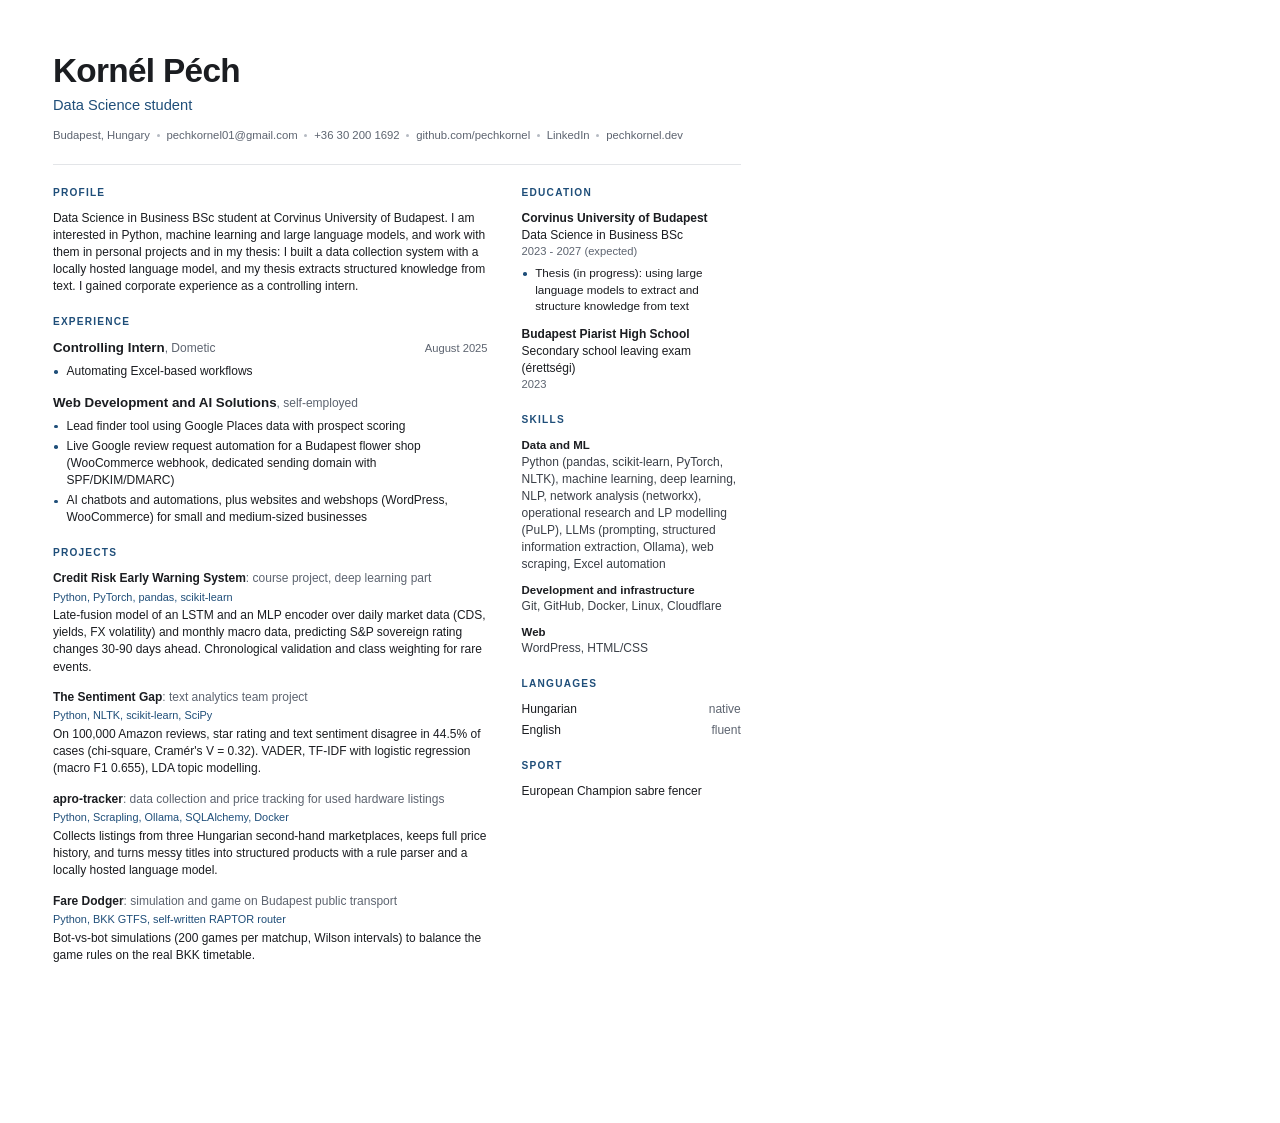
<file: cv/out/Kornel_Pech_CV.html>
<!DOCTYPE html>
<html lang="en"><head><meta charset="utf-8">
<meta name="viewport" content="width=device-width, initial-scale=1">
<title>Kornél Péch, CV</title><style>
@page { size: A4; margin: 0; }
* { box-sizing: border-box; margin: 0; padding: 0; }
:root { --ink:#1b1d21; --muted:#5d6470; --line:#e3e5e8; --accent:#1f4e79; }
html { font-family: Inter, sans-serif; color: var(--ink); font-size: 9pt; line-height: 1.42;
       -webkit-font-smoothing: antialiased; }
body { width: 210mm; height: 297mm; overflow: hidden; padding: 14mm 14mm 11mm; }
a { color: inherit; text-decoration: none; }
mark { background: #fff1c2; color: #7a5a00; padding: 0 2px; border-radius: 2px; }
header { padding-bottom: 5.5mm; border-bottom: 1px solid var(--line); margin-bottom: 5.5mm; }
h1 { font-family: 'Inter Display', Inter, sans-serif; font-weight: 600; font-size: 25pt;
     letter-spacing: -0.02em; line-height: 1.1; }
.title { color: var(--accent); font-weight: 500; font-size: 11pt; margin-top: 1.5mm; }
.contact { color: var(--muted); margin-top: 3mm; display: flex; flex-wrap: wrap; align-items: center; font-size: 8.5pt; }
.dot { width: 3px; height: 3px; background: #b5bac2; border-radius: 50%; margin: 0 1.8mm; display: inline-block; }
.grid { display: grid; grid-template-columns: 1fr 58mm; gap: 9mm; }
h2 { font-size: 7.6pt; font-weight: 600; letter-spacing: 0.12em; text-transform: uppercase;
     color: var(--accent); margin-bottom: 2.6mm; }
section { margin-bottom: 5.2mm; }
section:last-child { margin-bottom: 0; }
.entry { margin-bottom: 3.6mm; }
.entry:last-child { margin-bottom: 0; }
.row { display: flex; justify-content: space-between; align-items: baseline; gap: 4mm; }
.role { font-weight: 600; font-size: 10pt; }
.org { color: var(--muted); }
.when { color: var(--muted); font-size: 8.4pt; white-space: nowrap; font-variant-numeric: tabular-nums; }
ul { list-style: none; margin-top: 1.3mm; }
li { position: relative; padding-left: 3.6mm; margin-bottom: 0.9mm; }
li::before { content: ""; position: absolute; left: 0.4mm; top: 0.62em; width: 3.5px; height: 3.5px;
             background: var(--accent); border-radius: 50%; }
.pname { font-weight: 600; }
.pdesc { color: var(--muted); }
.stack { font-size: 8.2pt; color: var(--accent); margin: 0.6mm 0 0.6mm; }
aside .entry { margin-bottom: 3mm; }
.school { font-weight: 600; }
.skill { margin-bottom: 2.4mm; }
.skill b { display: block; font-weight: 600; font-size: 8.6pt; }
.skill span { color: #3a3f47; }
.lang { display: flex; justify-content: space-between; margin-bottom: 1mm; }
.lang span:last-child { color: var(--muted); }
.sport { font-weight: 500; }
aside li { font-size: 8.8pt; }
</style></head>
<body>
<header><h1>Kornél Péch</h1><div class="title">Data Science student</div>
<div class="contact"><span>Budapest, Hungary</span><span class="dot"></span><a href="mailto:pechkornel01@gmail.com">pechkornel01@gmail.com</a><span class="dot"></span><a href="tel:+36302001692">+36 30 200 1692</a><span class="dot"></span><a href="https://github.com/pechkornel">github.com/pechkornel</a><span class="dot"></span><a href="https://www.linkedin.com/in/kornel-pech-41663a252/">LinkedIn</a><span class="dot"></span><a href="https://pechkornel.dev">pechkornel.dev</a></div></header>
<div class="grid">
<main>
<section><h2>Profile</h2><p>Data Science in Business BSc student at Corvinus University of Budapest. I am interested in Python, machine learning and large language models, and work with them in personal projects and in my thesis: I built a data collection system with a locally hosted language model, and my thesis extracts structured knowledge from text. I gained corporate experience as a controlling intern.</p></section>
<section><h2>Experience</h2><div class="entry"><div class="row"><div><span class="role">Controlling Intern</span><span class="org">, Dometic</span></div><div class="when">August 2025</div></div><ul><li>Automating Excel-based workflows</li></ul></div><div class="entry"><div class="row"><div><span class="role">Web Development and AI Solutions</span><span class="org">, self-employed</span></div><div class="when"></div></div><ul><li>Lead finder tool using Google Places data with prospect scoring</li><li>Live Google review request automation for a Budapest flower shop (WooCommerce webhook, dedicated sending domain with SPF/DKIM/DMARC)</li><li>AI chatbots and automations, plus websites and webshops (WordPress, WooCommerce) for small and medium-sized businesses</li></ul></div></section>
<section><h2>Projects</h2><div class="entry"><div><span class="pname">Credit Risk Early Warning System</span><span class="pdesc">: course project, deep learning part</span></div><div class="stack">Python, PyTorch, pandas, scikit-learn</div><div>Late-fusion model of an LSTM and an MLP encoder over daily market data (CDS, yields, FX volatility) and monthly macro data, predicting S&amp;P sovereign rating changes 30-90 days ahead. Chronological validation and class weighting for rare events.</div></div><div class="entry"><div><span class="pname">The Sentiment Gap</span><span class="pdesc">: text analytics team project</span></div><div class="stack">Python, NLTK, scikit-learn, SciPy</div><div>On 100,000 Amazon reviews, star rating and text sentiment disagree in 44.5% of cases (chi-square, Cramér&#x27;s V = 0.32). VADER, TF-IDF with logistic regression (macro F1 0.655), LDA topic modelling.</div></div><div class="entry"><div><span class="pname">apro-tracker</span><span class="pdesc">: data collection and price tracking for used hardware listings</span></div><div class="stack">Python, Scrapling, Ollama, SQLAlchemy, Docker</div><div>Collects listings from three Hungarian second-hand marketplaces, keeps full price history, and turns messy titles into structured products with a rule parser and a locally hosted language model.</div></div><div class="entry"><div><span class="pname">Fare Dodger</span><span class="pdesc">: simulation and game on Budapest public transport</span></div><div class="stack">Python, BKK GTFS, self-written RAPTOR router</div><div>Bot-vs-bot simulations (200 games per matchup, Wilson intervals) to balance the game rules on the real BKK timetable.</div></div></section>
</main>
<aside>
<section><h2>Education</h2><div class="entry"><div class="school">Corvinus University of Budapest</div><div>Data Science in Business BSc</div><div class="when">2023 - 2027 (expected)</div><ul><li>Thesis (in progress): using large language models to extract and structure knowledge from text</li></ul></div><div class="entry"><div class="school">Budapest Piarist High School</div><div>Secondary school leaving exam (érettségi)</div><div class="when">2023</div></div></section>
<section><h2>Skills</h2><div class="skill"><b>Data and ML</b><span>Python (pandas, scikit-learn, PyTorch, NLTK), machine learning, deep learning, NLP, network analysis (networkx), operational research and LP modelling (PuLP), LLMs (prompting, structured information extraction, Ollama), web scraping, Excel automation</span></div><div class="skill"><b>Development and infrastructure</b><span>Git, GitHub, Docker, Linux, Cloudflare</span></div><div class="skill"><b>Web</b><span>WordPress, HTML/CSS</span></div></section>
<section><h2>Languages</h2><div class="lang"><span>Hungarian</span><span>native</span></div><div class="lang"><span>English</span><span>fluent</span></div></section>
<section><h2>Sport</h2><div class="sport">European Champion sabre fencer</div></section>
</aside>
</div>
</body></html>
</file>
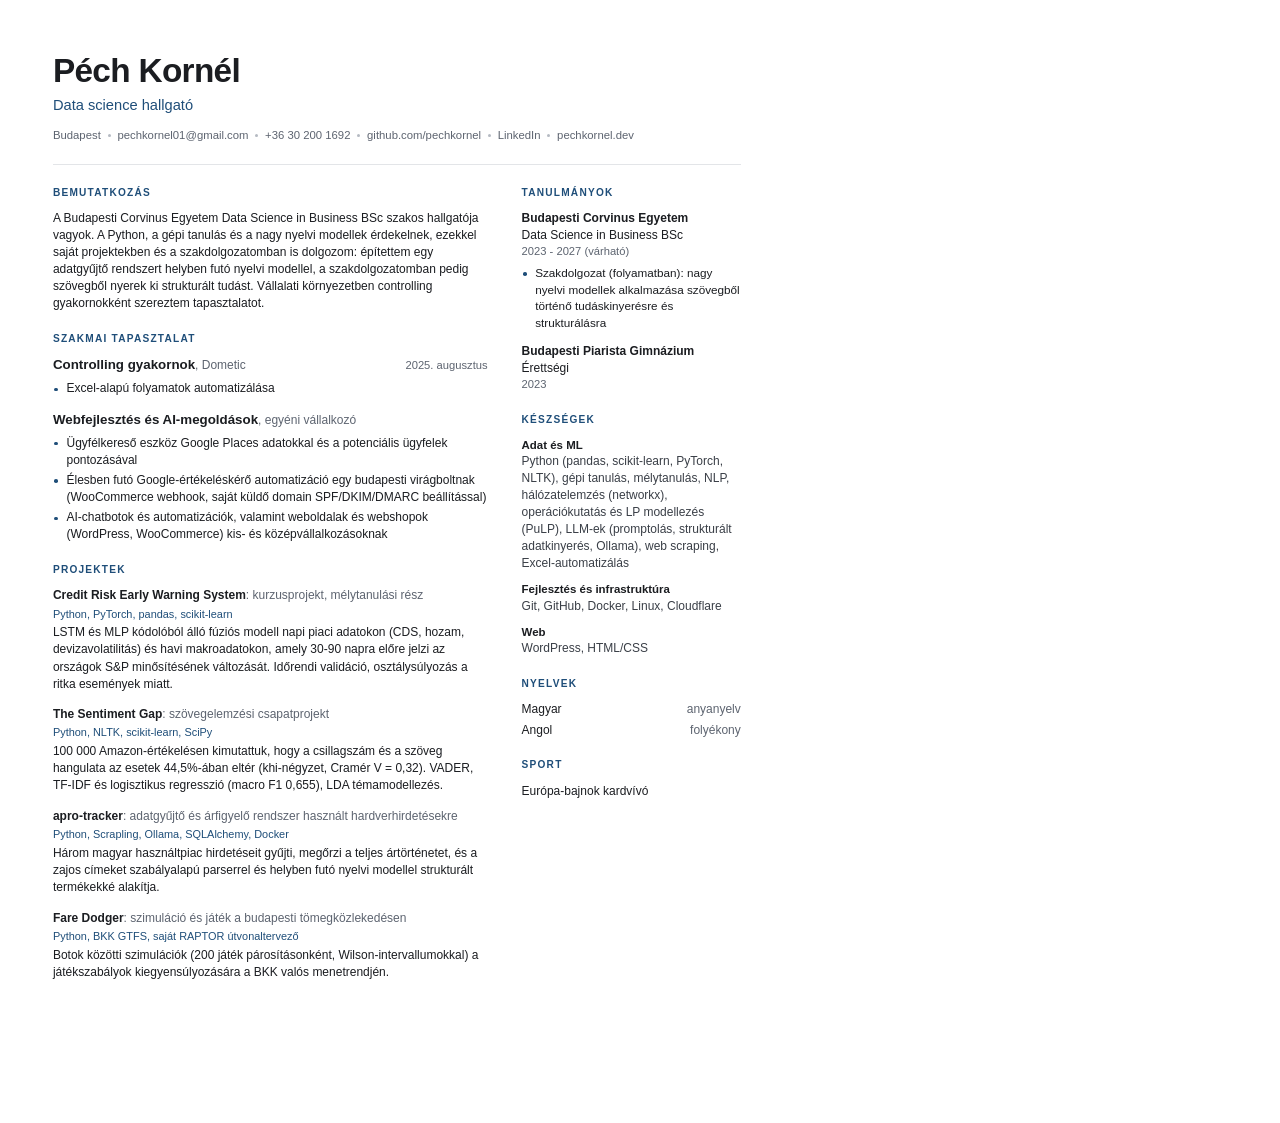
<file: cv/out/Pech_Kornel_oneletrajz.html>
<!DOCTYPE html>
<html lang="hu"><head><meta charset="utf-8">
<meta name="viewport" content="width=device-width, initial-scale=1">
<title>Péch Kornél, CV</title><style>
@page { size: A4; margin: 0; }
* { box-sizing: border-box; margin: 0; padding: 0; }
:root { --ink:#1b1d21; --muted:#5d6470; --line:#e3e5e8; --accent:#1f4e79; }
html { font-family: Inter, sans-serif; color: var(--ink); font-size: 9pt; line-height: 1.42;
       -webkit-font-smoothing: antialiased; }
body { width: 210mm; height: 297mm; overflow: hidden; padding: 14mm 14mm 11mm; }
a { color: inherit; text-decoration: none; }
mark { background: #fff1c2; color: #7a5a00; padding: 0 2px; border-radius: 2px; }
header { padding-bottom: 5.5mm; border-bottom: 1px solid var(--line); margin-bottom: 5.5mm; }
h1 { font-family: 'Inter Display', Inter, sans-serif; font-weight: 600; font-size: 25pt;
     letter-spacing: -0.02em; line-height: 1.1; }
.title { color: var(--accent); font-weight: 500; font-size: 11pt; margin-top: 1.5mm; }
.contact { color: var(--muted); margin-top: 3mm; display: flex; flex-wrap: wrap; align-items: center; font-size: 8.5pt; }
.dot { width: 3px; height: 3px; background: #b5bac2; border-radius: 50%; margin: 0 1.8mm; display: inline-block; }
.grid { display: grid; grid-template-columns: 1fr 58mm; gap: 9mm; }
h2 { font-size: 7.6pt; font-weight: 600; letter-spacing: 0.12em; text-transform: uppercase;
     color: var(--accent); margin-bottom: 2.6mm; }
section { margin-bottom: 5.2mm; }
section:last-child { margin-bottom: 0; }
.entry { margin-bottom: 3.6mm; }
.entry:last-child { margin-bottom: 0; }
.row { display: flex; justify-content: space-between; align-items: baseline; gap: 4mm; }
.role { font-weight: 600; font-size: 10pt; }
.org { color: var(--muted); }
.when { color: var(--muted); font-size: 8.4pt; white-space: nowrap; font-variant-numeric: tabular-nums; }
ul { list-style: none; margin-top: 1.3mm; }
li { position: relative; padding-left: 3.6mm; margin-bottom: 0.9mm; }
li::before { content: ""; position: absolute; left: 0.4mm; top: 0.62em; width: 3.5px; height: 3.5px;
             background: var(--accent); border-radius: 50%; }
.pname { font-weight: 600; }
.pdesc { color: var(--muted); }
.stack { font-size: 8.2pt; color: var(--accent); margin: 0.6mm 0 0.6mm; }
aside .entry { margin-bottom: 3mm; }
.school { font-weight: 600; }
.skill { margin-bottom: 2.4mm; }
.skill b { display: block; font-weight: 600; font-size: 8.6pt; }
.skill span { color: #3a3f47; }
.lang { display: flex; justify-content: space-between; margin-bottom: 1mm; }
.lang span:last-child { color: var(--muted); }
.sport { font-weight: 500; }
aside li { font-size: 8.8pt; }
</style></head>
<body>
<header><h1>Péch Kornél</h1><div class="title">Data science hallgató</div>
<div class="contact"><span>Budapest</span><span class="dot"></span><a href="mailto:pechkornel01@gmail.com">pechkornel01@gmail.com</a><span class="dot"></span><a href="tel:+36302001692">+36 30 200 1692</a><span class="dot"></span><a href="https://github.com/pechkornel">github.com/pechkornel</a><span class="dot"></span><a href="https://www.linkedin.com/in/kornel-pech-41663a252/">LinkedIn</a><span class="dot"></span><a href="https://pechkornel.dev">pechkornel.dev</a></div></header>
<div class="grid">
<main>
<section><h2>Bemutatkozás</h2><p>A Budapesti Corvinus Egyetem Data Science in Business BSc szakos hallgatója vagyok. A Python, a gépi tanulás és a nagy nyelvi modellek érdekelnek, ezekkel saját projektekben és a szakdolgozatomban is dolgozom: építettem egy adatgyűjtő rendszert helyben futó nyelvi modellel, a szakdolgozatomban pedig szövegből nyerek ki strukturált tudást. Vállalati környezetben controlling gyakornokként szereztem tapasztalatot.</p></section>
<section><h2>Szakmai tapasztalat</h2><div class="entry"><div class="row"><div><span class="role">Controlling gyakornok</span><span class="org">, Dometic</span></div><div class="when">2025. augusztus</div></div><ul><li>Excel-alapú folyamatok automatizálása</li></ul></div><div class="entry"><div class="row"><div><span class="role">Webfejlesztés és AI-megoldások</span><span class="org">, egyéni vállalkozó</span></div><div class="when"></div></div><ul><li>Ügyfélkereső eszköz Google Places adatokkal és a potenciális ügyfelek pontozásával</li><li>Élesben futó Google-értékeléskérő automatizáció egy budapesti virágboltnak (WooCommerce webhook, saját küldő domain SPF/DKIM/DMARC beállítással)</li><li>AI-chatbotok és automatizációk, valamint weboldalak és webshopok (WordPress, WooCommerce) kis- és középvállalkozásoknak</li></ul></div></section>
<section><h2>Projektek</h2><div class="entry"><div><span class="pname">Credit Risk Early Warning System</span><span class="pdesc">: kurzusprojekt, mélytanulási rész</span></div><div class="stack">Python, PyTorch, pandas, scikit-learn</div><div>LSTM és MLP kódolóból álló fúziós modell napi piaci adatokon (CDS, hozam, devizavolatilitás) és havi makroadatokon, amely 30-90 napra előre jelzi az országok S&amp;P minősítésének változását. Időrendi validáció, osztálysúlyozás a ritka események miatt.</div></div><div class="entry"><div><span class="pname">The Sentiment Gap</span><span class="pdesc">: szövegelemzési csapatprojekt</span></div><div class="stack">Python, NLTK, scikit-learn, SciPy</div><div>100 000 Amazon-értékelésen kimutattuk, hogy a csillagszám és a szöveg hangulata az esetek 44,5%-ában eltér (khi-négyzet, Cramér V = 0,32). VADER, TF-IDF és logisztikus regresszió (macro F1 0,655), LDA témamodellezés.</div></div><div class="entry"><div><span class="pname">apro-tracker</span><span class="pdesc">: adatgyűjtő és árfigyelő rendszer használt hardverhirdetésekre</span></div><div class="stack">Python, Scrapling, Ollama, SQLAlchemy, Docker</div><div>Három magyar használtpiac hirdetéseit gyűjti, megőrzi a teljes ártörténetet, és a zajos címeket szabályalapú parserrel és helyben futó nyelvi modellel strukturált termékekké alakítja.</div></div><div class="entry"><div><span class="pname">Fare Dodger</span><span class="pdesc">: szimuláció és játék a budapesti tömegközlekedésen</span></div><div class="stack">Python, BKK GTFS, saját RAPTOR útvonaltervező</div><div>Botok közötti szimulációk (200 játék párosításonként, Wilson-intervallumokkal) a játékszabályok kiegyensúlyozására a BKK valós menetrendjén.</div></div></section>
</main>
<aside>
<section><h2>Tanulmányok</h2><div class="entry"><div class="school">Budapesti Corvinus Egyetem</div><div>Data Science in Business BSc</div><div class="when">2023 - 2027 (várható)</div><ul><li>Szakdolgozat (folyamatban): nagy nyelvi modellek alkalmazása szövegből történő tudáskinyerésre és strukturálásra</li></ul></div><div class="entry"><div class="school">Budapesti Piarista Gimnázium</div><div>Érettségi</div><div class="when">2023</div></div></section>
<section><h2>Készségek</h2><div class="skill"><b>Adat és ML</b><span>Python (pandas, scikit-learn, PyTorch, NLTK), gépi tanulás, mélytanulás, NLP, hálózatelemzés (networkx), operációkutatás és LP modellezés (PuLP), LLM-ek (promptolás, strukturált adatkinyerés, Ollama), web scraping, Excel-automatizálás</span></div><div class="skill"><b>Fejlesztés és infrastruktúra</b><span>Git, GitHub, Docker, Linux, Cloudflare</span></div><div class="skill"><b>Web</b><span>WordPress, HTML/CSS</span></div></section>
<section><h2>Nyelvek</h2><div class="lang"><span>Magyar</span><span>anyanyelv</span></div><div class="lang"><span>Angol</span><span>folyékony</span></div></section>
<section><h2>Sport</h2><div class="sport">Európa-bajnok kardvívó</div></section>
</aside>
</div>
</body></html>
</file>
